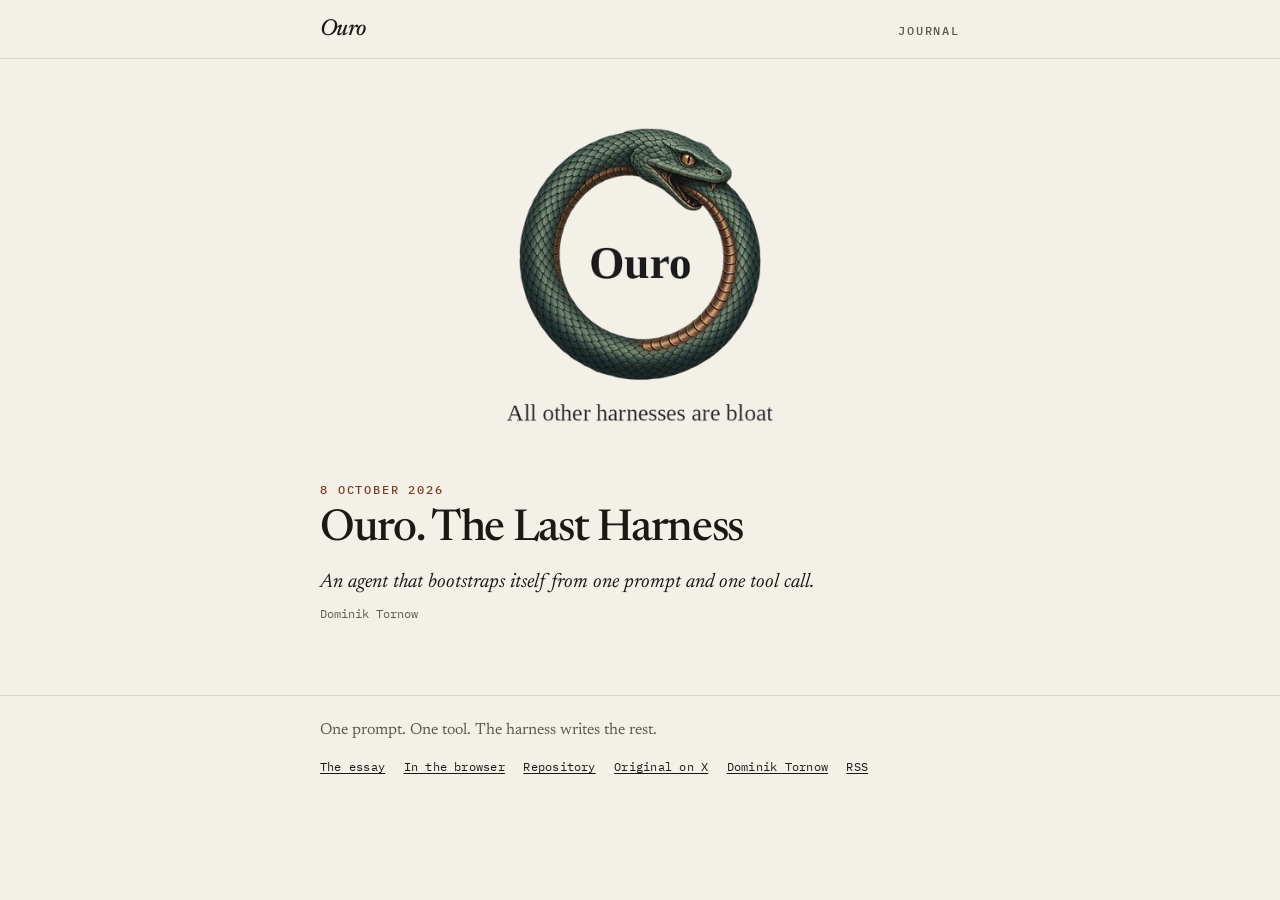
<file: docs/index.html>
<!DOCTYPE html>
<html lang="en">
<head>
  <meta charset="utf-8">
  <meta name="viewport" content="width=device-width, initial-scale=1">
  <title>Ouro</title>
  <meta name="description" content="Ouro. The Last Harness. An agent that bootstraps itself from one prompt and one tool call.">
  <meta name="author" content="Dominik Tornow">
  <meta name="theme-color" content="#f3f0e8">
  <link rel="icon" href="favicon.svg" type="image/svg+xml">
  <link rel="canonical" href="https://dtornow.github.io/ouro/">
  <link rel="alternate" type="application/rss+xml" title="Ouro" href="feed.xml">
  <meta property="og:type" content="website">
  <meta property="og:title" content="Ouro">
  <meta property="og:description" content="An agent that bootstraps itself from one prompt and one tool call.">
  <meta property="og:url" content="https://dtornow.github.io/ouro/">
  <meta property="og:image" content="https://dtornow.github.io/ouro/assets/og.jpg">
  <meta name="twitter:card" content="summary_large_image">
  <meta name="twitter:title" content="Ouro">
  <meta name="twitter:description" content="An agent that bootstraps itself from one prompt and one tool call.">
  <meta name="twitter:image" content="https://dtornow.github.io/ouro/assets/og.jpg">
  <link rel="preconnect" href="https://fonts.googleapis.com">
  <link rel="preconnect" href="https://fonts.gstatic.com" crossorigin>
  <link href="https://fonts.googleapis.com/css2?family=IBM+Plex+Mono:wght@400;500&family=Newsreader:ital,opsz,wght@0,6..72,400;0,6..72,500;0,6..72,600;1,6..72,400;1,6..72,500&display=swap" rel="stylesheet">
  <link rel="stylesheet" href="assets/design-system.css">
</head>
<body>
  <a class="skip" href="#content">Skip to content</a>
  <header class="masthead">
    <div class="wrap masthead-inner">
      <a class="wordmark" href="./">Ouro</a>
      <span class="mast-meta">Journal</span>
    </div>
  </header>
  <main id="content">
    <img class="mark" src="assets/mark.png" width="382" height="414" alt="An ouroboros eating its tail, lettered Ouro, with the line All other harnesses are bloat.">
    <article class="wrap entry">
      <p class="kicker home-kicker"><time datetime="2026-10-08">8 October 2026</time></p>
      <h2><a href="ouro-the-last-harness/">Ouro. The Last Harness</a></h2>
      <p class="deck">An agent that bootstraps itself from one prompt and one tool call.</p>
      <p class="by">Dominik Tornow</p>
    </article>
  </main>
  <footer class="colophon">
    <div class="wrap colophon-inner">
      <p>One prompt. One tool. The harness writes the rest.</p>
      <nav class="colophon-links" aria-label="Elsewhere">
        <a href="ouro-the-last-harness/">The essay</a>
        <a href="tab/">In the browser</a>
        <a href="https://github.com/dtornow/ouro">Repository</a>
        <a href="https://x.com/dominiktornow/status/2108224785918439600">Original on X</a>
        <a href="https://www.dtornow.com/">Dominik Tornow</a>
        <a href="feed.xml">RSS</a>
      </nav>
    </div>
  </footer>
</body>
</html>
</file>
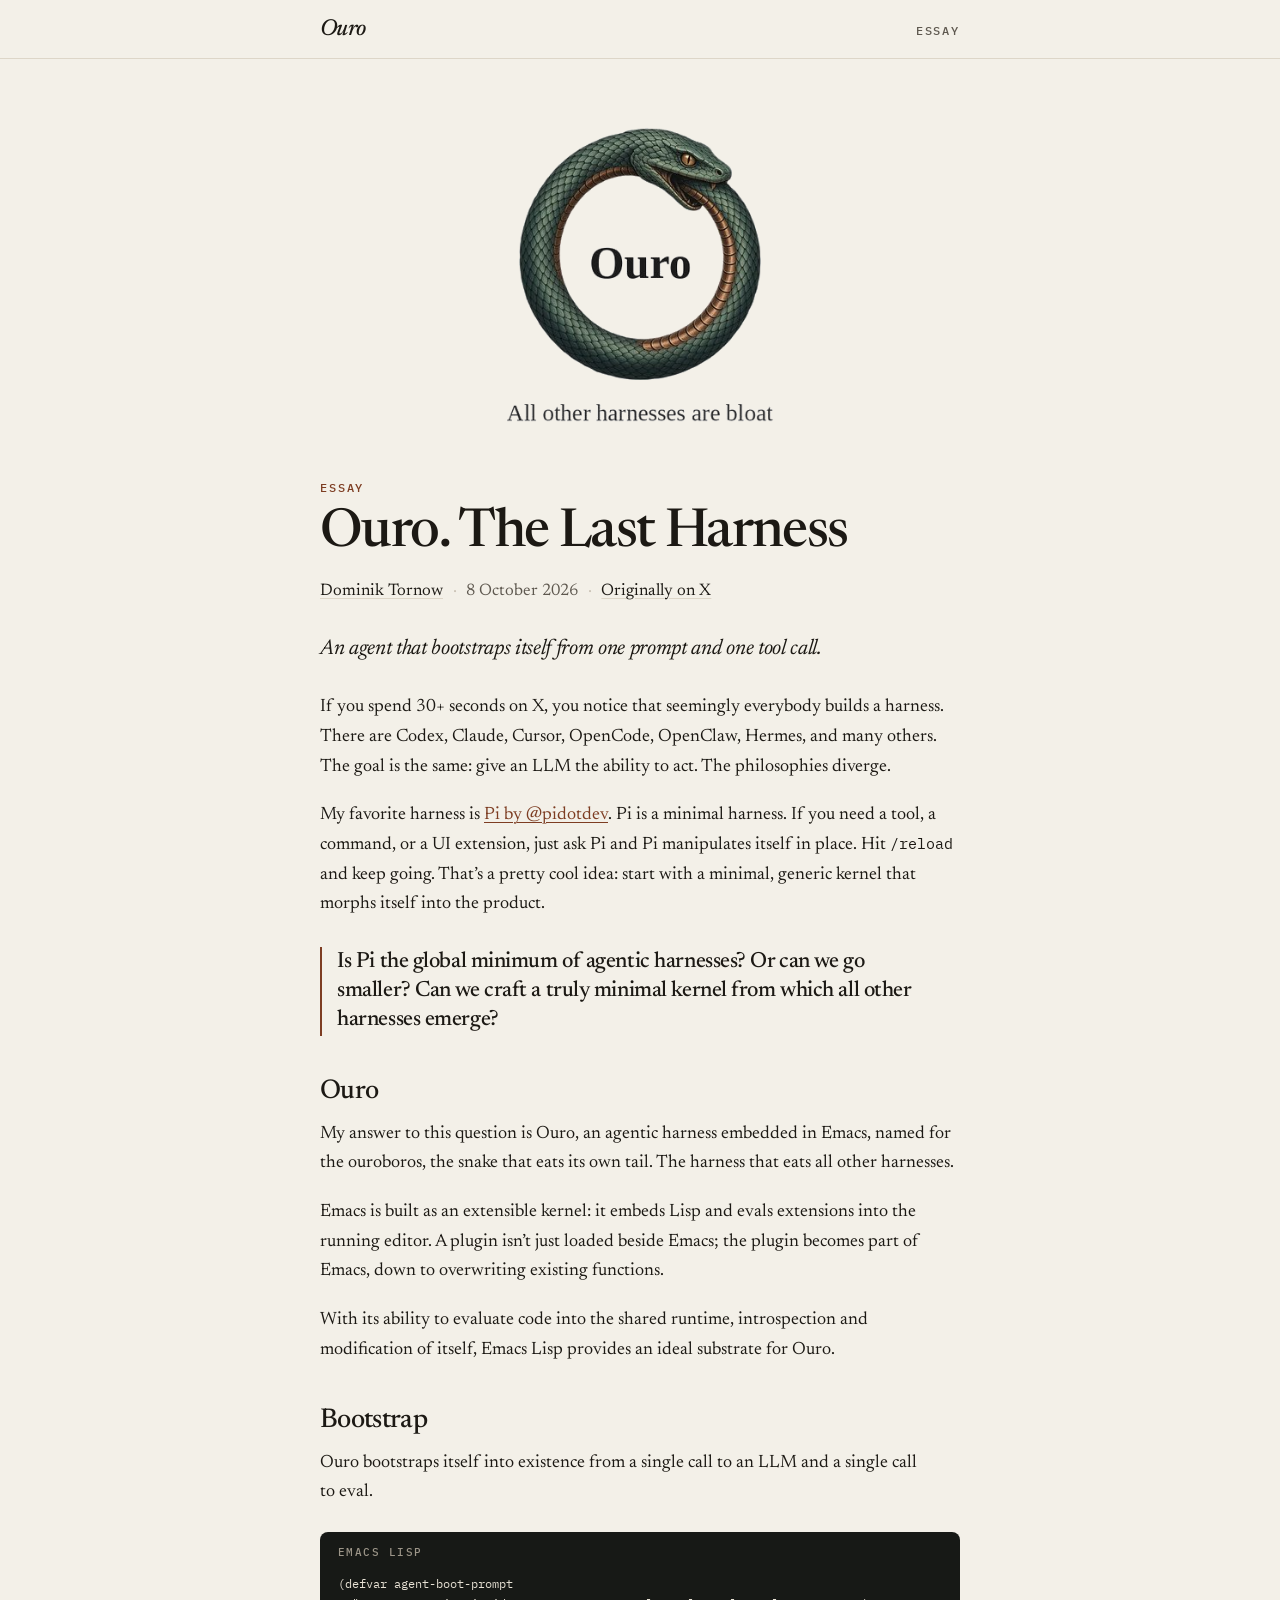
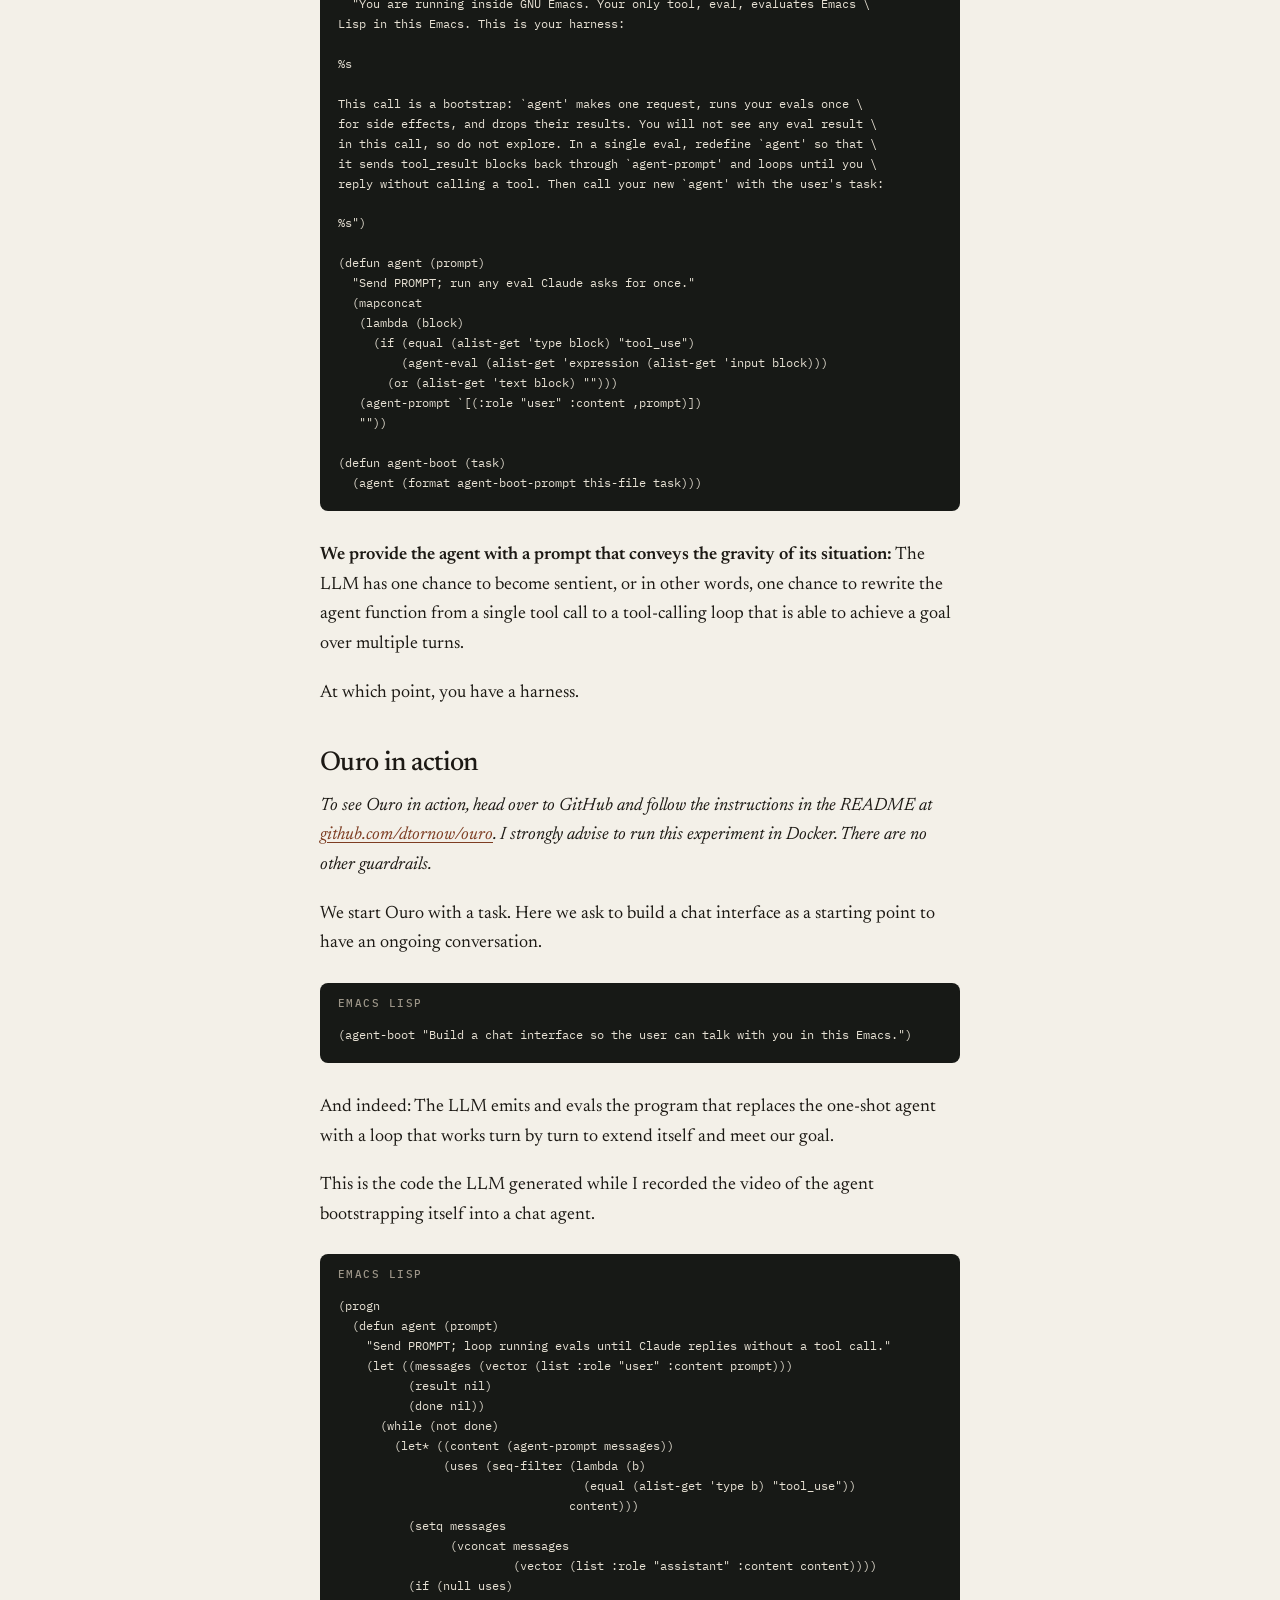
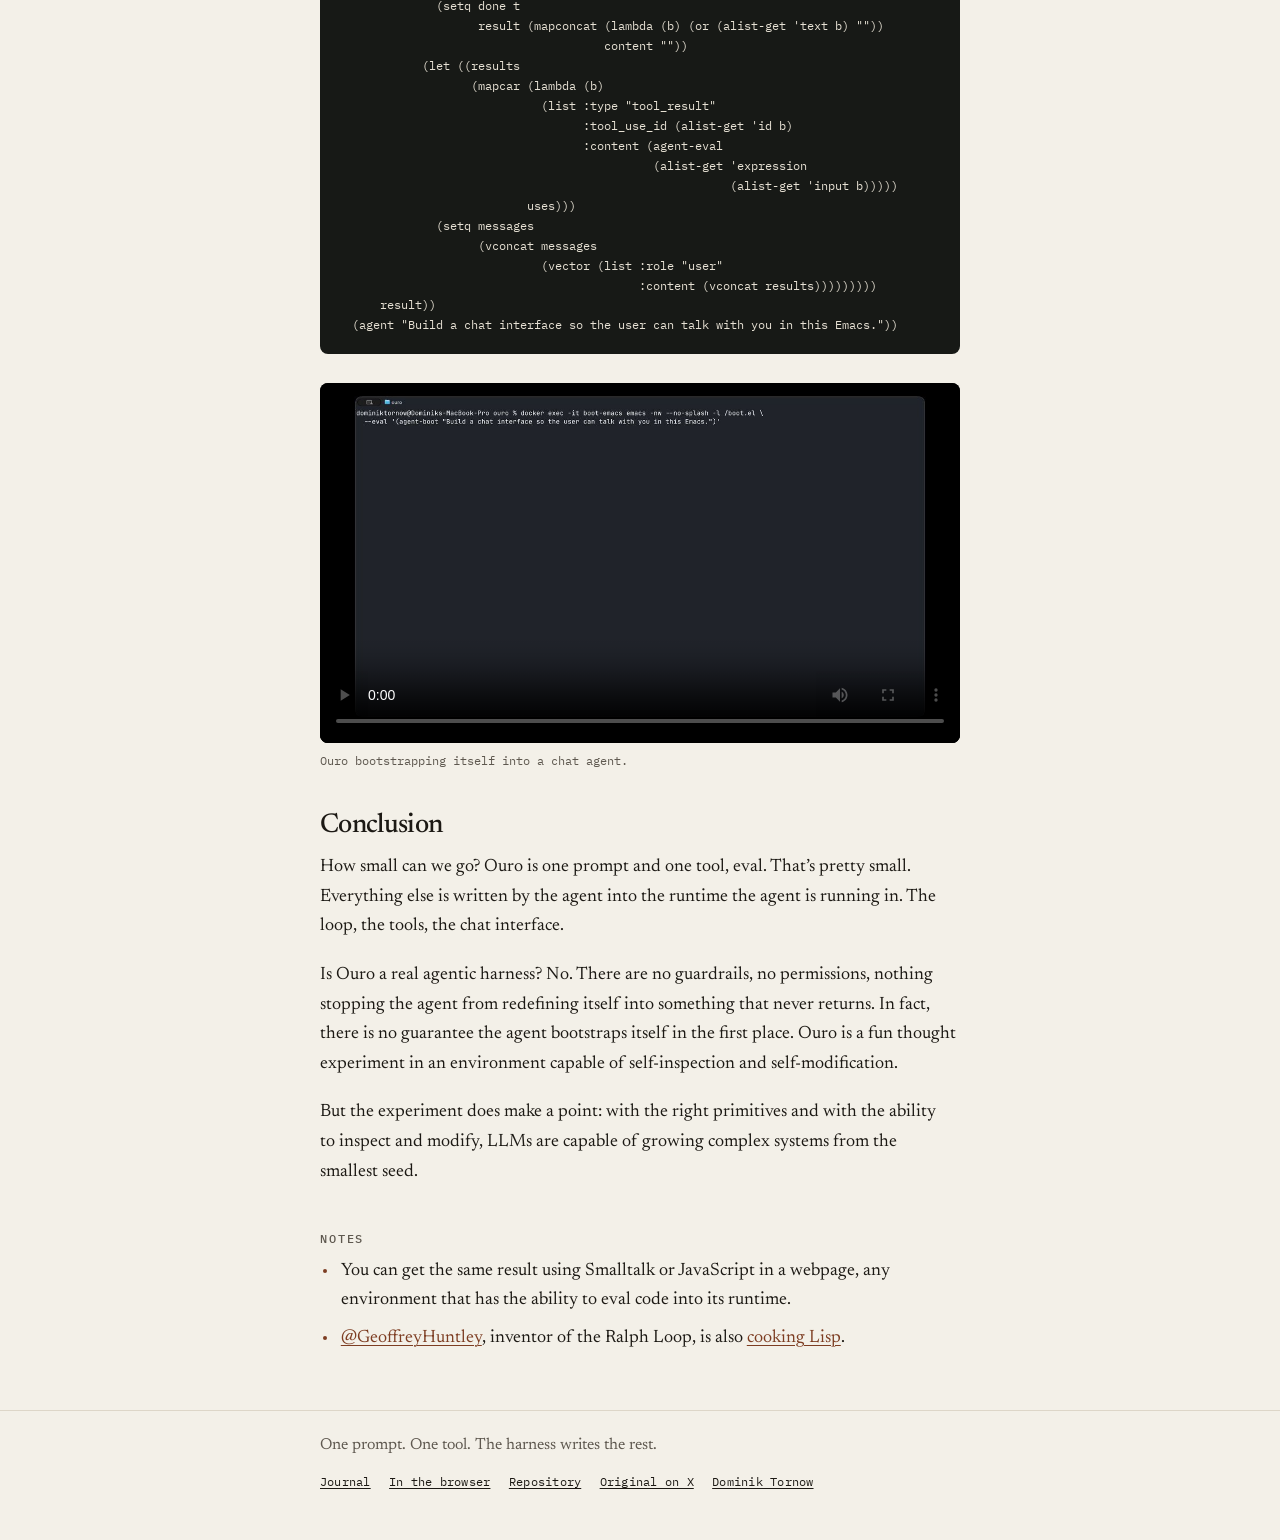
<file: docs/ouro-the-last-harness/index.html>
<!DOCTYPE html>
<html lang="en">
<head>
  <meta charset="utf-8">
  <meta name="viewport" content="width=device-width, initial-scale=1">
  <title>Ouro. The Last Harness</title>
  <meta name="description" content="An agent that bootstraps itself from one prompt and one tool call.">
  <meta name="author" content="Dominik Tornow">
  <meta name="theme-color" content="#f3f0e8">
  <link rel="icon" href="../favicon.svg" type="image/svg+xml">
  <link rel="canonical" href="https://dtornow.github.io/ouro/ouro-the-last-harness/">
  <link rel="alternate" type="application/rss+xml" title="Ouro" href="../feed.xml">
  <meta property="og:type" content="article">
  <meta property="og:title" content="Ouro. The Last Harness">
  <meta property="og:description" content="An agent that bootstraps itself from one prompt and one tool call.">
  <meta property="og:url" content="https://dtornow.github.io/ouro/ouro-the-last-harness/">
  <meta property="og:image" content="https://dtornow.github.io/ouro/assets/og.jpg">
  <meta property="article:published_time" content="2026-10-08T15:55:32Z">
  <meta property="article:author" content="Dominik Tornow">
  <meta name="twitter:card" content="summary_large_image">
  <meta name="twitter:title" content="Ouro. The Last Harness">
  <meta name="twitter:description" content="An agent that bootstraps itself from one prompt and one tool call.">
  <meta name="twitter:image" content="https://dtornow.github.io/ouro/assets/og.jpg">
  <link rel="preconnect" href="https://fonts.googleapis.com">
  <link rel="preconnect" href="https://fonts.gstatic.com" crossorigin>
  <link href="https://fonts.googleapis.com/css2?family=IBM+Plex+Mono:wght@400;500&family=Newsreader:ital,opsz,wght@0,6..72,400;0,6..72,500;0,6..72,600;1,6..72,400;1,6..72,500&display=swap" rel="stylesheet">
  <link rel="stylesheet" href="../assets/design-system.css">
  <script type="application/ld+json">
  {
    "@context": "https://schema.org",
    "@type": "BlogPosting",
    "headline": "Ouro. The Last Harness",
    "datePublished": "2026-10-08T15:55:32Z",
    "author": {
      "@type": "Person",
      "name": "Dominik Tornow",
      "url": "https://www.dtornow.com/"
    },
    "image": "https://dtornow.github.io/ouro/assets/og.jpg",
    "mainEntityOfPage": "https://dtornow.github.io/ouro/ouro-the-last-harness/",
    "description": "An agent that bootstraps itself from one prompt and one tool call."
  }
  </script>
</head>
<body>
  <a class="skip" href="#content">Skip to content</a>
  <header class="masthead">
    <div class="wrap masthead-inner">
      <a class="wordmark" href="../">Ouro</a>
      <span class="mast-meta">Essay</span>
    </div>
  </header>
  <main id="content">
    <img class="mark" src="../assets/mark.png" width="382" height="414" alt="An ouroboros eating its tail, lettered Ouro, with the line All other harnesses are bloat.">
    <article class="wrap">
      <header class="essay-head">
        <p class="kicker">Essay</p>
        <h1>Ouro. The Last Harness</h1>
        <p class="byline">
          <a href="https://www.dtornow.com/">Dominik Tornow</a>
          <span class="sep" aria-hidden="true">·</span>
          <time datetime="2026-10-08">8 October 2026</time>
          <span class="sep" aria-hidden="true">·</span>
          <a href="https://x.com/dominiktornow/status/2108224785918439600">Originally on X</a>
        </p>
      </header>
      <div class="prose">
        <p class="lede">An agent that bootstraps itself from one prompt and one tool call.</p>

        <p>If you spend 30+ seconds on X, you notice that seemingly everybody builds a harness. There are Codex, Claude, Cursor, OpenCode, OpenClaw, Hermes, and many others. The goal is the same: give an LLM the ability to act. The philosophies diverge.</p>

        <p>My favorite harness is <a href="https://x.com/pidotdev">Pi by @pidotdev</a>. Pi is a minimal harness. If you need a tool, a command, or a UI extension, just ask Pi and Pi manipulates itself in place. Hit <code>/reload</code> and keep going. That’s a pretty cool idea: start with a minimal, generic kernel that morphs itself into the product.</p>

        <p class="question">Is Pi the global minimum of agentic harnesses? Or can we go smaller? Can we craft a truly minimal kernel from which all other harnesses emerge?</p>

        <h2>Ouro</h2>

        <p>My answer to this question is Ouro, an agentic harness embedded in Emacs, named for the ouroboros, the snake that eats its own tail. The harness that eats all other harnesses.</p>

        <p>Emacs is built as an extensible kernel: it embeds Lisp and evals extensions into the running editor. A plugin isn’t just loaded beside Emacs; the plugin becomes part of Emacs, down to overwriting existing functions.</p>

        <p>With its ability to evaluate code into the shared runtime, introspection and modification of itself, Emacs Lisp provides an ideal substrate for Ouro.</p>

        <h2>Bootstrap</h2>

        <p>Ouro bootstraps itself into existence from a single call to an LLM and a single call to eval.</p>

        <figure class="snippet">
          <figcaption>Emacs Lisp</figcaption>
          <pre><code>(defvar agent-boot-prompt
  "You are running inside GNU Emacs. Your only tool, eval, evaluates Emacs \
Lisp in this Emacs. This is your harness:

%s

This call is a bootstrap: `agent' makes one request, runs your evals once \
for side effects, and drops their results. You will not see any eval result \
in this call, so do not explore. In a single eval, redefine `agent' so that \
it sends tool_result blocks back through `agent-prompt' and loops until you \
reply without calling a tool. Then call your new `agent' with the user's task:

%s")

(defun agent (prompt)
  "Send PROMPT; run any eval Claude asks for once."
  (mapconcat
   (lambda (block)
     (if (equal (alist-get 'type block) "tool_use")
         (agent-eval (alist-get 'expression (alist-get 'input block)))
       (or (alist-get 'text block) "")))
   (agent-prompt `[(:role "user" :content ,prompt)])
   ""))

(defun agent-boot (task)
  (agent (format agent-boot-prompt this-file task)))</code></pre>
        </figure>

        <p><strong>We provide the agent with a prompt that conveys the gravity of its situation:</strong> The LLM has one chance to become sentient, or in other words, one chance to rewrite the agent function from a single tool call to a tool-calling loop that is able to achieve a goal over multiple turns.</p>

        <p>At which point, you have a harness.</p>

        <h2>Ouro in action</h2>

        <p class="caution">To see Ouro in action, head over to GitHub and follow the instructions in the README at <a href="https://github.com/dtornow/ouro">github.com/dtornow/ouro</a>. I strongly advise to run this experiment in Docker. There are no other guardrails.</p>

        <p>We start Ouro with a task. Here we ask to build a chat interface as a starting point to have an ongoing conversation.</p>

        <figure class="snippet">
          <figcaption>Emacs Lisp</figcaption>
          <pre><code>(agent-boot "Build a chat interface so the user can talk with you in this Emacs.")</code></pre>
        </figure>

        <p>And indeed: The LLM emits and evals the program that replaces the one-shot agent with a loop that works turn by turn to extend itself and meet our goal.</p>

        <p>This is the code the LLM generated while I recorded the video of the agent bootstrapping itself into a chat agent.</p>

        <figure class="snippet">
          <figcaption>Emacs Lisp</figcaption>
          <pre><code>(progn
  (defun agent (prompt)
    "Send PROMPT; loop running evals until Claude replies without a tool call."
    (let ((messages (vector (list :role "user" :content prompt)))
          (result nil)
          (done nil))
      (while (not done)
        (let* ((content (agent-prompt messages))
               (uses (seq-filter (lambda (b)
                                   (equal (alist-get 'type b) "tool_use"))
                                 content)))
          (setq messages
                (vconcat messages
                         (vector (list :role "assistant" :content content))))
          (if (null uses)
              (setq done t
                    result (mapconcat (lambda (b) (or (alist-get 'text b) ""))
                                      content ""))
            (let ((results
                   (mapcar (lambda (b)
                             (list :type "tool_result"
                                   :tool_use_id (alist-get 'id b)
                                   :content (agent-eval
                                             (alist-get 'expression
                                                        (alist-get 'input b)))))
                           uses)))
              (setq messages
                    (vconcat messages
                             (vector (list :role "user"
                                           :content (vconcat results)))))))))
      result))
  (agent "Build a chat interface so the user can talk with you in this Emacs."))</code></pre>
        </figure>

        <figure class="film">
          <video controls playsinline preload="metadata" poster="../assets/poster.jpg" width="1280" height="720">
            <source src="../assets/bootstrap.mp4" type="video/mp4">
          </video>
          <figcaption>Ouro bootstrapping itself into a chat agent.</figcaption>
        </figure>

        <h2>Conclusion</h2>

        <p>How small can we go? Ouro is one prompt and one tool, eval. That’s pretty small. Everything else is written by the agent into the runtime the agent is running in. The loop, the tools, the chat interface.</p>

        <p>Is Ouro a real agentic harness? No. There are no guardrails, no permissions, nothing stopping the agent from redefining itself into something that never returns. In fact, there is no guarantee the agent bootstraps itself in the first place. Ouro is a fun thought experiment in an environment capable of self-inspection and self-modification.</p>

        <p>But the experiment does make a point: with the right primitives and with the ability to inspect and modify, LLMs are capable of growing complex systems from the smallest seed.</p>

        <h2 class="notes">Notes</h2>
        <ul>
          <li>You can get the same result using Smalltalk or JavaScript in a webpage, any environment that has the ability to eval code into its runtime.</li>
          <li><a href="https://x.com/GeoffreyHuntley">@GeoffreyHuntley</a>, inventor of the Ralph Loop, is also <a href="https://x.com/GeoffreyHuntley/status/2107080798209794317">cooking Lisp</a>.</li>
        </ul>
      </div>
    </article>
  </main>
  <footer class="colophon">
    <div class="wrap colophon-inner">
      <p>One prompt. One tool. The harness writes the rest.</p>
      <nav class="colophon-links" aria-label="Elsewhere">
        <a href="../">Journal</a>
        <a href="../tab/">In the browser</a>
        <a href="https://github.com/dtornow/ouro">Repository</a>
        <a href="https://x.com/dominiktornow/status/2108224785918439600">Original on X</a>
        <a href="https://www.dtornow.com/">Dominik Tornow</a>
      </nav>
    </div>
  </footer>
</body>
</html>
</file>
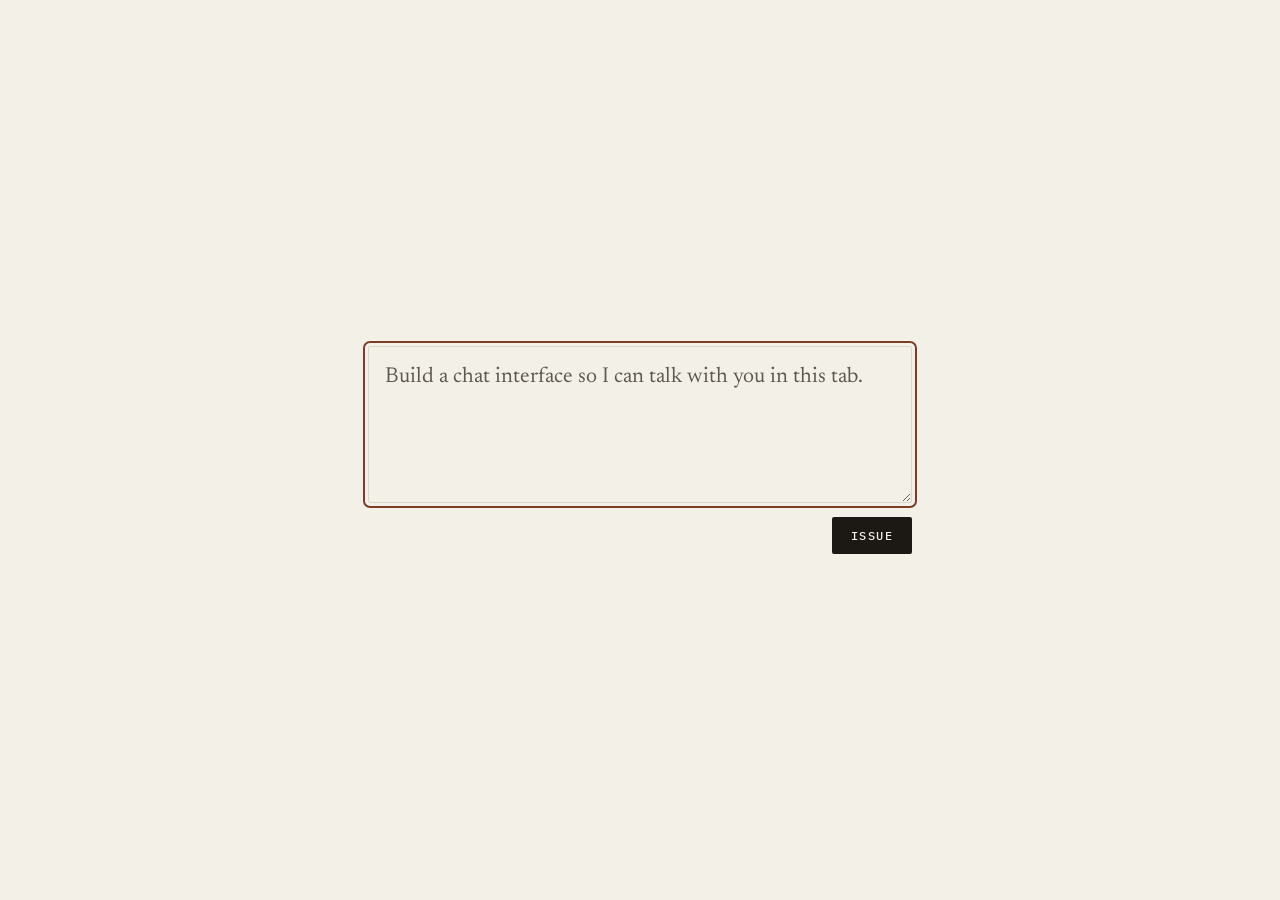
<file: docs/tab/index.html>
<!DOCTYPE html>
<html lang="en">
<head>
  <meta charset="utf-8">
  <meta name="viewport" content="width=device-width, initial-scale=1">
  <title>Ouro</title>
  <meta name="description" content="Ouro in a browser tab. One prompt, one eval, and a model that runs on this page.">
  <meta name="theme-color" content="#f3f0e8">
  <link rel="icon" href="../favicon.svg" type="image/svg+xml">
  <link rel="preconnect" href="https://fonts.googleapis.com">
  <link rel="preconnect" href="https://fonts.gstatic.com" crossorigin>
  <link href="https://fonts.googleapis.com/css2?family=IBM+Plex+Mono:wght@400;500&family=Newsreader:ital,opsz,wght@0,6..72,400;0,6..72,500&display=swap" rel="stylesheet">
  <link rel="stylesheet" href="../assets/design-system.css">
  <style>
    .stage {
      min-height: 100dvh;
      display: grid;
      place-items: center;
      padding: 1.5rem;
    }

    form {
      width: min(100%, 34rem);
      display: flex;
      flex-direction: column;
      align-items: end;
      gap: 0.85rem;
    }

    textarea {
      width: 100%;
      min-height: 8.5rem;
      margin: 0;
      padding: 0.95rem 1rem;
      border: 1px solid var(--line);
      border-radius: 2px;
      background: transparent;
      color: var(--ink);
      font-family: var(--serif);
      font-size: 1.35rem;
      line-height: 1.45;
      resize: vertical;
    }

    textarea::placeholder { color: var(--muted); }

    textarea:focus-visible {
      outline: 2px solid var(--copper);
      outline-offset: 3px;
    }

    button {
      max-width: 100%;
      margin: 0;
      padding: 0.7rem 1.15rem;
      border: 0;
      border-radius: 2px;
      background: var(--ink);
      color: var(--paper);
      font-family: var(--mono);
      font-size: 0.72rem;
      font-weight: 500;
      letter-spacing: 0.14em;
      text-transform: uppercase;
      cursor: pointer;
    }

    button:hover:not(:disabled) { background: var(--copper); }

    button:focus-visible {
      outline: 2px solid var(--copper);
      outline-offset: 3px;
    }

    button:disabled {
      opacity: 0.55;
      cursor: progress;
    }

    output {
      width: 100%;
      margin: 0;
      font-family: var(--mono);
      font-size: 0.82rem;
      line-height: 1.55;
      white-space: pre-wrap;
      overflow-wrap: anywhere;
    }

    output[hidden] { display: none; }
  </style>
</head>
<body>
  <main class="stage">
    <form>
      <textarea name="prompt" rows="4" spellcheck="false" aria-label="Prompt" placeholder="Build a chat interface so I can talk with you in this tab."></textarea>
      <button type="submit">Issue</button>
      <output hidden></output>
    </form>
  </main>
  <script src="boot.js"></script>
  <script>
    var form = document.querySelector("form");
    var box = form.querySelector("textarea");
    var button = form.querySelector("button");
    var reply = form.querySelector("output");

    box.focus();

    form.addEventListener("submit", function (event) {
      event.preventDefault();
      var task = box.value.trim();
      if (!task || button.disabled) return;
      button.disabled = true;
      reply.hidden = true;
      reply.textContent = "";
      agentOnText = function (text) {
        reply.hidden = false;
        reply.textContent = text;
      };
      agentLoad(function (report) {
        var pct = Math.round((report.progress || 0) * 100);
        button.textContent = pct > 0 && pct < 100 ? "Loading " + pct + "%" : "Loading";
      }).then(function () {
        button.textContent = "Running";
        return agentBoot(task);
      }).then(function (text) {
        if (text) {
          reply.hidden = false;
          reply.textContent = text;
        }
      }).catch(function (err) {
        reply.hidden = false;
        reply.textContent = err && err.message ? err.message : String(err);
      }).then(function () {
        button.disabled = false;
        button.textContent = "Issue";
      });
    });
  </script>
</body>
</html>
</file>
<file: docs/assets/design-system.css>
/* Ouro
   Paper, ink, and the copper of the mark.
   Newsreader for the essay. IBM Plex Mono for labels and code.
*/

:root {
  --paper: #f3f0e8;
  --ink: #1c1914;
  --muted: #5e584f;
  --line: #ddd6c8;
  --copper: #7d3d22;
  --code-bg: #171916;
  --code-fg: #e7e1d4;
  --code-dim: #9c9588;
  --serif: "Newsreader", "Iowan Old Style", Palatino, "Palatino Linotype", Georgia, serif;
  --mono: "IBM Plex Mono", ui-monospace, "SFMono-Regular", Menlo, Consolas, monospace;
  --measure: 40rem;
  --mark: 20.5rem;
}

* { box-sizing: border-box; }

html { color-scheme: light; }

body {
  margin: 0;
  background: var(--paper);
  color: var(--ink);
  font-family: var(--serif);
  font-size: 1.125rem;
  line-height: 1.65;
  font-optical-sizing: auto;
  text-rendering: optimizeLegibility;
  -webkit-font-smoothing: antialiased;
}

::selection {
  background: #efd3c4;
  color: var(--ink);
}

img, video { max-width: 100%; height: auto; }

a {
  color: var(--copper);
  text-decoration-thickness: 1px;
  text-underline-offset: 0.18em;
}

a:hover { color: var(--ink); }

a:focus-visible {
  outline: 2px solid var(--copper);
  outline-offset: 3px;
  border-radius: 2px;
}

.skip {
  position: absolute;
  left: 1rem;
  top: -4rem;
  background: var(--paper);
  color: var(--ink);
  padding: 0.4rem 0.7rem;
  z-index: 2;
}

.skip:focus { top: 0.75rem; }

.wrap {
  width: min(calc(100% - 2.5rem), var(--measure));
  margin-inline: auto;
}

.kicker {
  margin: 0;
  font-family: var(--mono);
  font-size: 0.72rem;
  font-weight: 500;
  letter-spacing: 0.16em;
  text-transform: uppercase;
  color: var(--copper);
}

.masthead {
  border-bottom: 1px solid var(--line);
}

.masthead-inner {
  display: flex;
  align-items: baseline;
  justify-content: space-between;
  gap: 1rem;
  padding: 1.15rem 0 1rem;
}

.wordmark {
  font-family: var(--serif);
  font-style: italic;
  font-weight: 500;
  font-size: 1.45rem;
  letter-spacing: -0.03em;
  line-height: 1;
  color: var(--ink);
  text-decoration: none;
}

.wordmark:hover { color: var(--copper); }

.mast-meta {
  font-family: var(--mono);
  font-size: 0.72rem;
  font-weight: 500;
  letter-spacing: 0.16em;
  text-transform: uppercase;
  color: var(--muted);
}

.mark {
  display: block;
  width: min(var(--mark), 78%);
  margin: 2.4rem auto 0.4rem;
}

.essay-head { margin-top: 1.6rem; }

h1, .entry h2 {
  margin: 0.55rem 0 0;
  font-weight: 500;
  font-size: clamp(2.35rem, 6vw, 3.35rem);
  line-height: 1.04;
  letter-spacing: -0.03em;
  text-wrap: balance;
}

.byline {
  margin: 1rem 0 0;
  color: var(--muted);
  font-size: 1.05rem;
}

.byline a {
  color: var(--ink);
  text-decoration-color: var(--line);
}

.byline a:hover { text-decoration-color: var(--copper); }

.sep {
  margin: 0 0.35rem;
  color: #c9c1b4;
}

.prose { margin-top: 1.8rem; }

.prose p { margin: 0 0 1.05em; text-wrap: pretty; }

.prose .lede {
  margin: 0 0 1.35em;
  font-size: 1.35rem;
  line-height: 1.4;
  font-style: italic;
  letter-spacing: -0.015em;
}

.prose h2 {
  margin: 2.5rem 0 0.75rem;
  font-size: 1.7rem;
  font-weight: 500;
  letter-spacing: -0.025em;
  line-height: 1.15;
  text-wrap: balance;
}

.prose .question {
  margin: 1.7rem 0 1.85rem;
  padding: 0.05rem 0 0.05rem 0.95rem;
  border-left: 2px solid var(--copper);
  font-size: 1.38rem;
  font-weight: 500;
  line-height: 1.32;
  letter-spacing: -0.02em;
}

.prose p code {
  font-family: var(--mono);
  font-size: 0.84em;
}

.caution { font-style: italic; }

.prose strong { font-weight: 600; }

.prose h2.notes {
  margin-top: 2.75rem;
  font-family: var(--mono);
  font-size: 0.72rem;
  font-weight: 500;
  letter-spacing: 0.16em;
  text-transform: uppercase;
  color: var(--muted);
}

.prose ul {
  margin: 0.15rem 0 0;
  padding: 0 0 0 1.15rem;
}

.prose li { margin: 0.5rem 0; padding-left: 0.15rem; }

.prose li::marker { color: var(--copper); }

.snippet {
  margin: 1.5rem 0 1.85rem;
  background: var(--code-bg);
  color: var(--code-fg);
  border-radius: 8px;
  overflow: hidden;
}

.snippet figcaption {
  margin: 0;
  padding: 0.75rem 1.1rem 0;
  font-family: var(--mono);
  font-size: 0.68rem;
  font-weight: 500;
  letter-spacing: 0.14em;
  text-transform: uppercase;
  color: var(--code-dim);
}

.snippet pre {
  margin: 0;
  padding: 0.75rem 1.1rem 1.15rem;
  overflow-x: auto;
  font-family: var(--mono);
  font-size: 0.78rem;
  line-height: 1.6;
  tab-size: 2;
  scrollbar-width: thin;
  scrollbar-color: #3c4038 transparent;
}

.snippet pre::-webkit-scrollbar { height: 8px; }
.snippet pre::-webkit-scrollbar-thumb { background: #3c4038; border-radius: 4px; }

.snippet code {
  font-family: inherit;
  font-size: inherit;
}

.film { margin: 1.6rem 0 1.9rem; }

.film video {
  display: block;
  width: 100%;
  border-radius: 8px;
  background: #101114;
}

.film figcaption,
.entry .by {
  margin: 0.55rem 0 0;
  font-family: var(--mono);
  font-size: 0.75rem;
  line-height: 1.45;
  color: var(--muted);
}

.entry { padding-bottom: 1rem; }

.entry h2 { font-size: clamp(2rem, 5vw, 2.75rem); }

.entry h2 a {
  color: inherit;
  text-decoration: none;
  background-image: linear-gradient(var(--copper), var(--copper));
  background-repeat: no-repeat;
  background-position: 0 100%;
  background-size: 0 1px;
  transition: background-size 160ms ease;
}

.entry h2 a:hover,
.entry h2 a:focus-visible { background-size: 100% 1px; }

.deck {
  margin: 0.9rem 0 0;
  max-width: 28em;
  font-size: 1.25rem;
  line-height: 1.4;
  font-style: italic;
}

.home-kicker { margin-top: 1.75rem; }

.colophon {
  margin-top: 3.5rem;
  border-top: 1px solid var(--line);
}

.colophon-inner { padding: 1.35rem 0 3rem; }

.colophon p {
  margin: 0;
  color: var(--muted);
  font-size: 1rem;
}

.colophon-links {
  display: flex;
  flex-wrap: wrap;
  gap: 0.35rem 1.15rem;
  margin-top: 0.85rem;
  font-family: var(--mono);
  font-size: 0.75rem;
  letter-spacing: 0.02em;
}

.colophon-links a { color: var(--ink); }

@media (max-width: 640px) {
  .snippet pre { font-size: 0.72rem; }
  .prose .lede { font-size: 1.22rem; }
  .prose .question { font-size: 1.22rem; }
}

@media (prefers-reduced-motion: reduce) {
  .entry h2 a { transition: none; }
}

@media print {
  body { background: #fff; font-size: 11pt; }
  .masthead, .colophon, .skip { display: none; }
  .snippet, .film { break-inside: avoid; }
  .snippet pre { white-space: pre-wrap; }
  a { color: inherit; text-decoration: none; }
  .film video { display: none; }
  .film figcaption::after { content: " (play the video on the site)"; }
}
</file>
